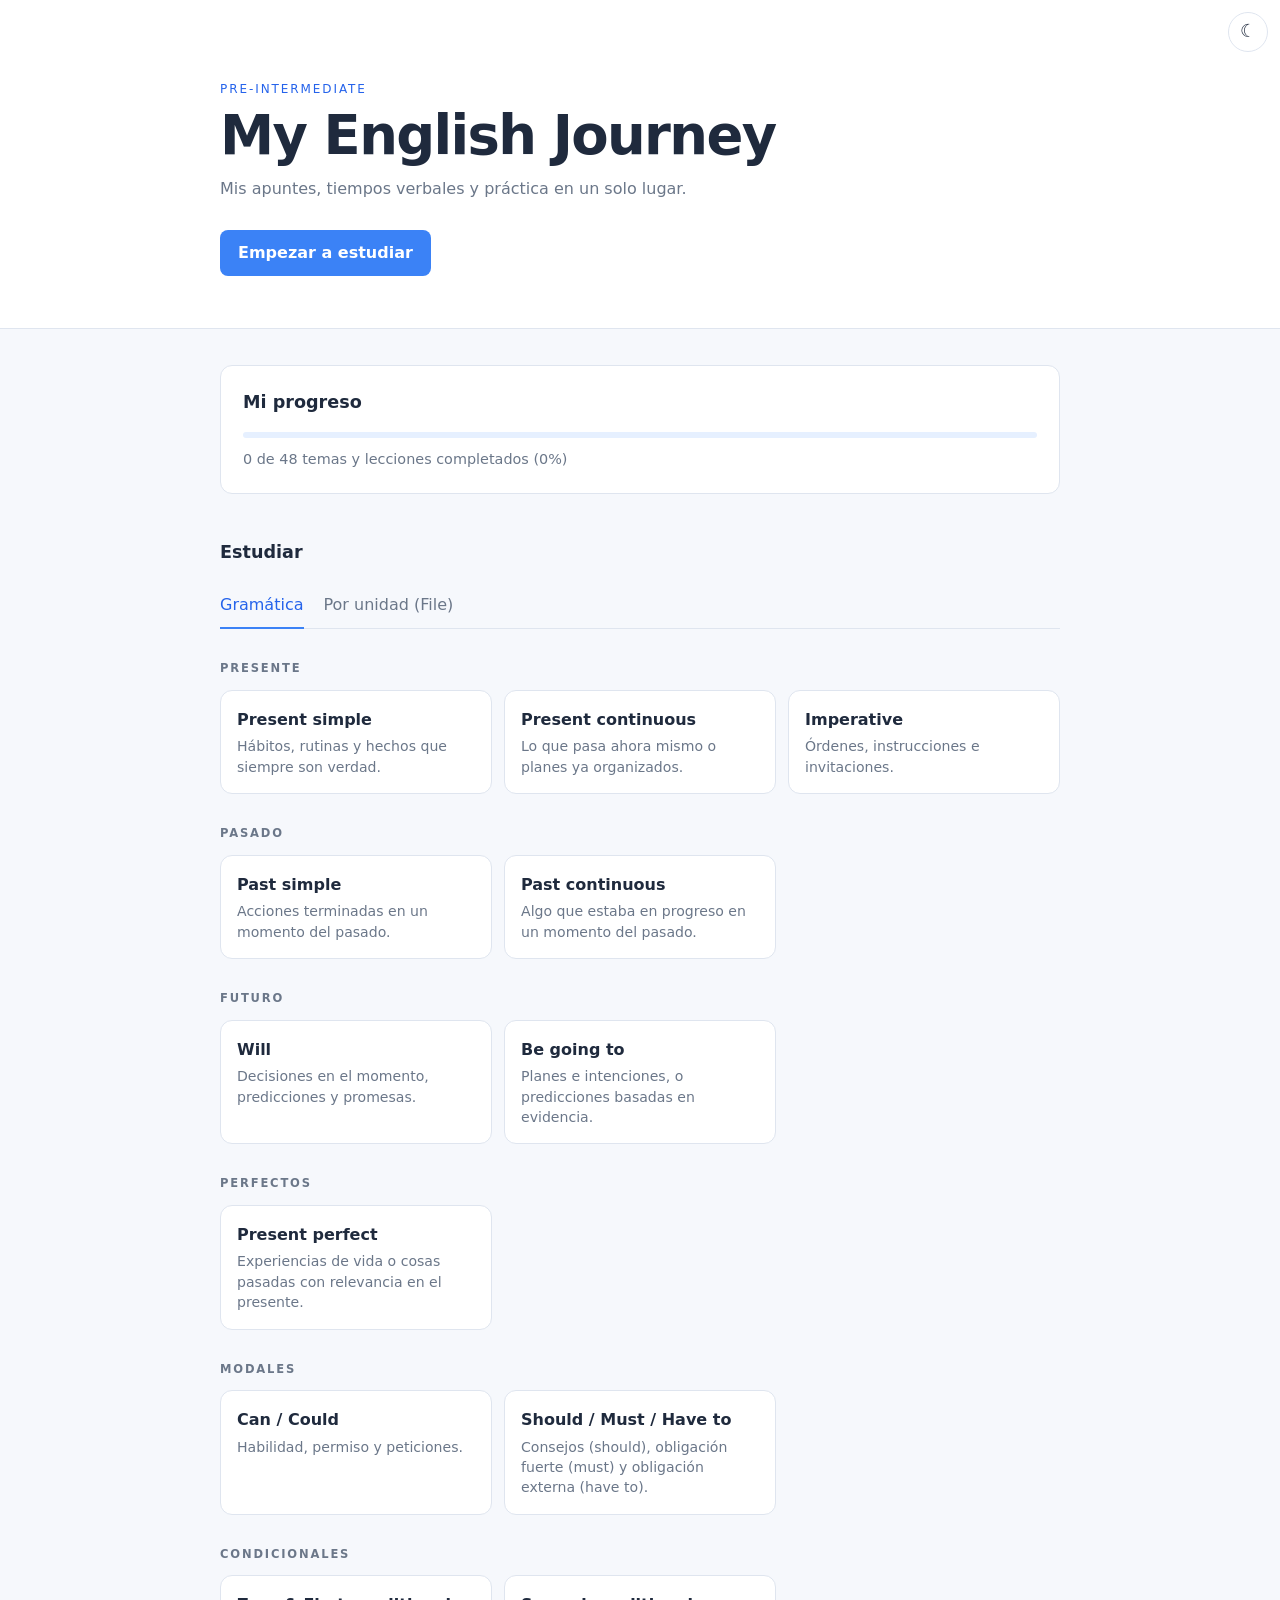
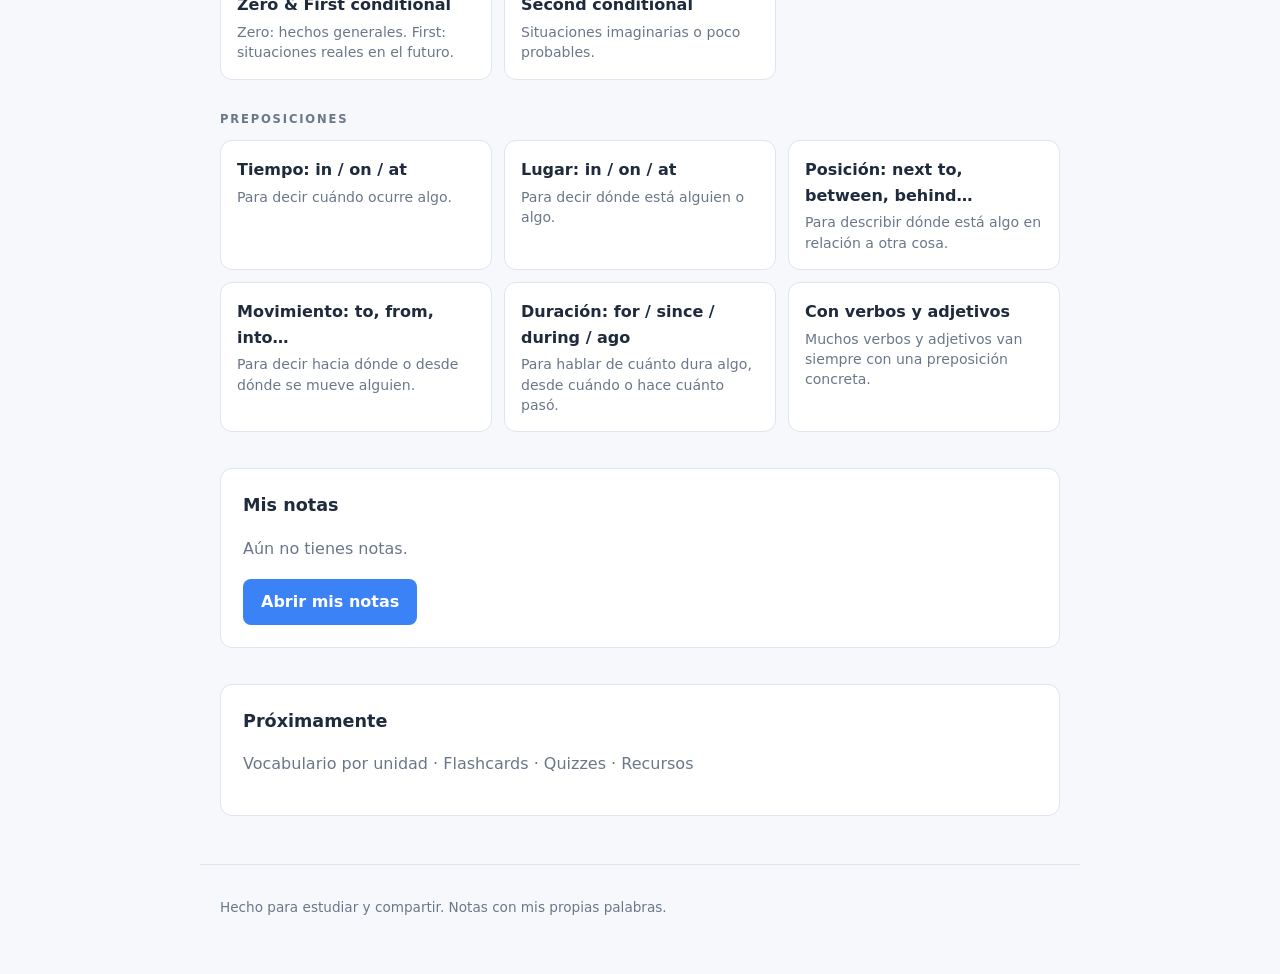
<file: index.html>
<!doctype html>
<html lang="es">
<head>
  <meta charset="utf-8">
  <meta name="viewport" content="width=device-width, initial-scale=1">
  <title>My English Journey</title>
  <link rel="stylesheet" href="css/style.css">
  <script src="js/theme.js"></script>
</head>
<body>
  <header class="hero">
    <div class="wrap">
      <p class="eyebrow">Pre-intermediate</p>
      <h1>My English Journey</h1>
      <p class="lead">Mis apuntes, tiempos verbales y práctica en un solo lugar.</p>
      <a class="btn" href="#estudiar">Empezar a estudiar</a>
    </div>
  </header>

  <main class="wrap">
    <section class="card" aria-labelledby="t-prog">
      <h2 id="t-prog">Mi progreso</h2>
      <div class="bar" role="progressbar" aria-valuemin="0" aria-valuemax="100" id="bar"><span id="barfill"></span></div>
      <p id="progtext" class="muted"></p>
    </section>

    <section id="estudiar" aria-labelledby="t-est">
      <h2 id="t-est">Estudiar</h2>
      <div class="tabs" role="tablist">
        <button role="tab" data-view="tenses" aria-selected="true">Gramática</button>
        <button role="tab" data-view="files" aria-selected="false">Por unidad (File)</button>
      </div>
      <div id="view"></div>
    </section>

    <section class="card" aria-labelledby="t-notes">
      <h2 id="t-notes">Mis notas</h2>
      <p class="muted" id="notescount"></p>
      <ul id="noteslist" class="noteslist"></ul>
      <a class="btn" href="notas.html">Abrir mis notas</a>
    </section>

    <section class="card soon">
      <h2>Próximamente</h2>
      <p class="muted">Vocabulario por unidad · Flashcards · Quizzes · Recursos</p>
    </section>
  </main>

  <footer class="wrap muted foot">Hecho para estudiar y compartir. Notas con mis propias palabras.</footer>

  <script src="data/content.js"></script>
  <script src="js/app.js"></script>
</body>
</html>
</file>
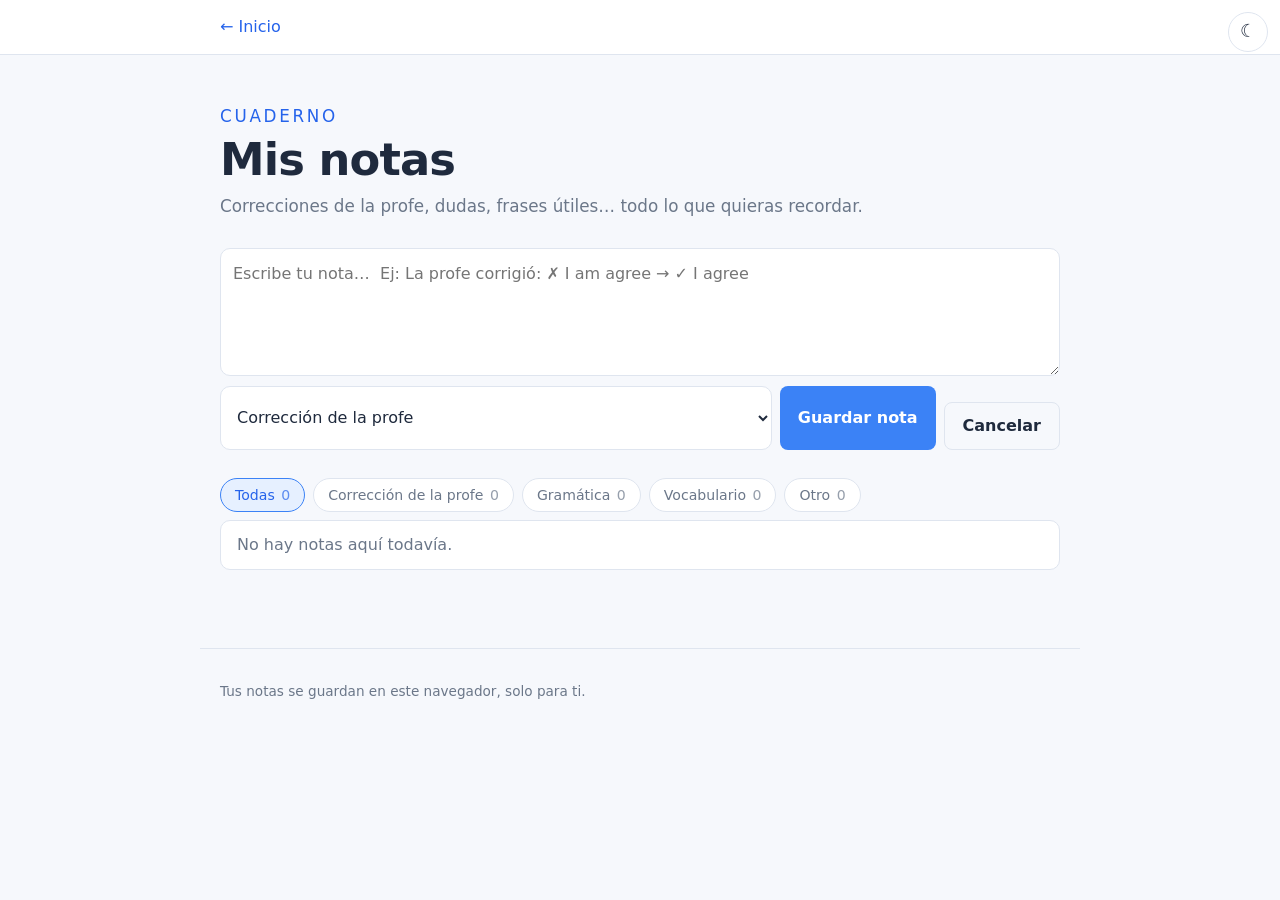
<file: notas.html>
<!doctype html>
<html lang="es">
<head>
  <meta charset="utf-8">
  <meta name="viewport" content="width=device-width, initial-scale=1">
  <title>Mis notas · My English Journey</title>
  <link rel="stylesheet" href="css/style.css">
  <script src="js/theme.js"></script>
</head>
<body>
  <header class="topbar">
    <div class="wrap"><a class="back" href="index.html">← Inicio</a></div>
  </header>

  <main class="wrap tema">
    <p class="eyebrow">Cuaderno</p>
    <h1>Mis notas</h1>
    <p class="muted">Correcciones de la profe, dudas, frases útiles… todo lo que quieras recordar.</p>

    <form id="noteform" class="noteform">
      <textarea id="notetext" rows="4" placeholder="Escribe tu nota…  Ej: La profe corrigió: ✗ I am agree → ✓ I agree" required></textarea>
      <div class="row">
        <select id="notetag" aria-label="Tipo de nota">
          <option value="profe">Corrección de la profe</option>
          <option value="gramatica">Gramática</option>
          <option value="vocab">Vocabulario</option>
          <option value="otro">Otro</option>
        </select>
        <button class="btn" type="submit" id="notesubmit">Guardar nota</button>
        <button class="btn ghost" type="button" id="notecancel" hidden>Cancelar</button>
      </div>
    </form>

    <div class="filters" id="filters" role="group" aria-label="Filtrar notas"></div>
    <ul id="notes" class="notes"></ul>
  </main>

  <footer class="wrap muted foot">Tus notas se guardan en este navegador, solo para ti.</footer>
  <script src="js/notas.js"></script>
</body>
</html>
</file>
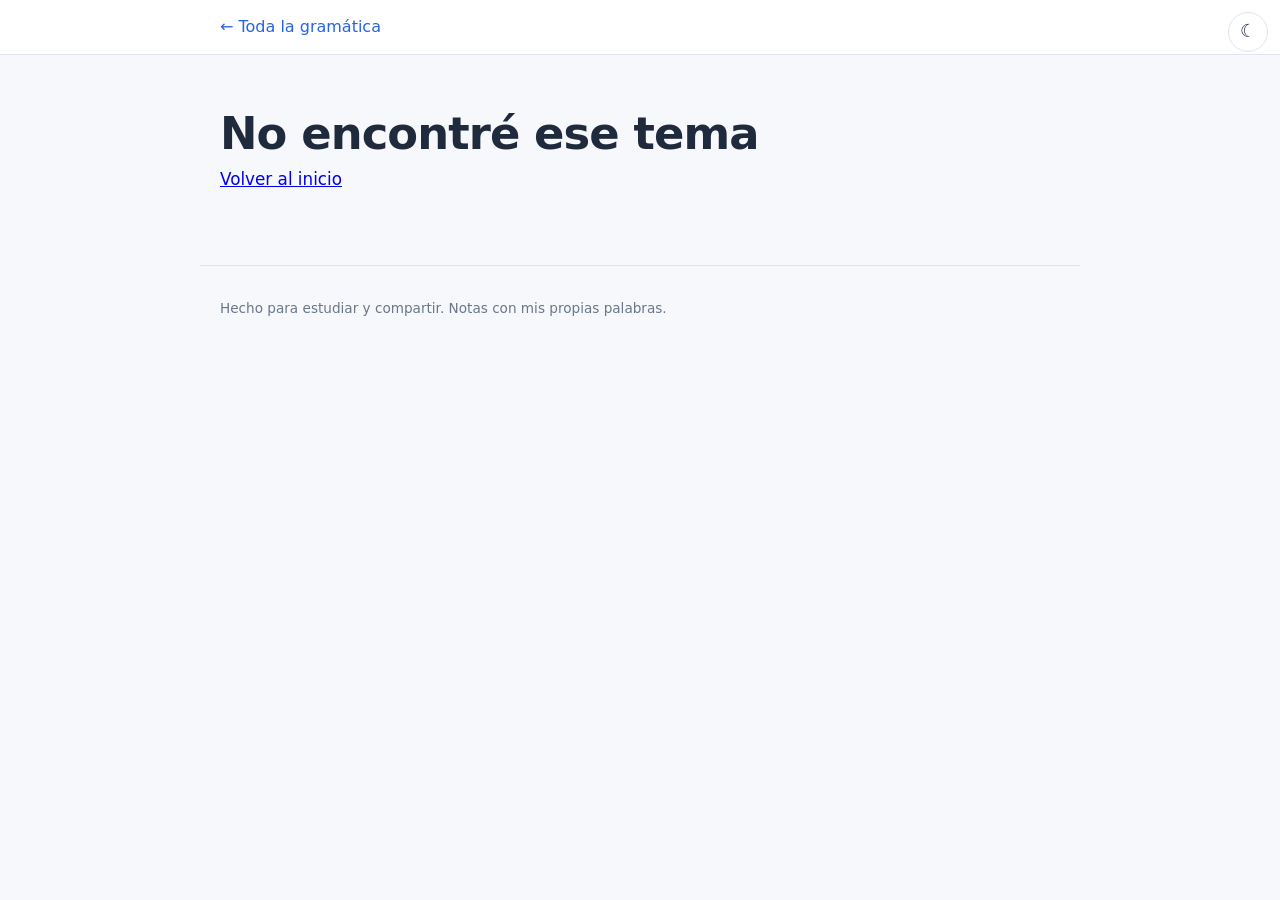
<file: tema.html>
<!doctype html>
<html lang="es">
<head>
  <meta charset="utf-8">
  <meta name="viewport" content="width=device-width, initial-scale=1">
  <title>Tiempo verbal · My English Journey</title>
  <link rel="stylesheet" href="css/style.css">
  <script src="js/theme.js"></script>
</head>
<body>
  <header class="topbar">
    <div class="wrap"><a class="back" href="index.html#estudiar">← Toda la gramática</a></div>
  </header>
  <main class="wrap tema" id="tema" aria-live="polite"></main>
  <footer class="wrap muted foot">Hecho para estudiar y compartir. Notas con mis propias palabras.</footer>
  <script src="data/content.js"></script>
  <script src="js/tema.js"></script>
</body>
</html>
</file>
<file: css/style.css>
:root {
  color-scheme: light;
  --bg: #f6f8fc; --card: #ffffff; --card-2: #f0f5ff; --line: #dfe5ef;
  --text: #1f2a3d; --muted: #6b7789;
  --accent: #3b82f6; --accent-dark: #2563eb; --accent-soft: #e6f0ff; --ok: #1f9d78; --bad: #e0565b;
  --btn-text: #ffffff;
}
:root[data-theme="dark"] {
  color-scheme: dark;
  --bg: #141a26; --card: #1c2433; --card-2: #243049; --line: #2e3a52;
  --text: #e6ebf5; --muted: #93a0b8;
  --accent: #6aa6ff; --accent-dark: #8fbcff; --accent-soft: rgba(106, 166, 255, .15); --ok: #4cc9a0; --bad: #ff8a8f;
  --btn-text: #0b1424;
}
* { box-sizing: border-box; }
body { margin: 0; background: var(--bg); color: var(--text); font: 16px/1.6 system-ui, -apple-system, "Segoe UI", sans-serif; -webkit-font-smoothing: antialiased; }
.wrap { max-width: 880px; margin: 0 auto; padding: 0 20px; }

.hero { padding: 80px 0 52px; border-bottom: 1px solid var(--line); margin-bottom: 8px; background: var(--card); }
.hero h1 { margin: 8px 0 12px; font-size: clamp(2.2rem, 7vw, 3.4rem); font-weight: 600; letter-spacing: -.03em; line-height: 1.05; }
.eyebrow { color: var(--accent-dark); text-transform: uppercase; letter-spacing: .16em; font-size: .75rem; margin: 0; }
.lead { margin: 0 0 28px; color: var(--muted); max-width: 46ch; }

h2 { margin: 44px 0 16px; font-size: 1.1rem; font-weight: 600; }
.card { background: var(--card); border: 1px solid var(--line); border-radius: 12px; padding: 4px 22px 22px; margin: 36px 0; }
.card h2 { margin-top: 18px; }
.muted { color: var(--muted); }

.btn { display: inline-block; background: var(--accent); color: var(--btn-text); border: 0; border-radius: 8px; padding: 10px 18px; font: inherit; font-weight: 600; cursor: pointer; text-decoration: none; }
.btn:hover { filter: brightness(1.08); }
.btn.ghost { background: transparent; color: var(--text); border: 1px solid var(--line); margin-top: 16px; }
.btn.ghost:hover { background: var(--card-2); }
.btn:focus-visible, button:focus-visible, input:focus-visible, summary:focus-visible { outline: 2px solid var(--accent); outline-offset: 2px; }

.bar { height: 6px; background: var(--accent-soft); border-radius: 99px; overflow: hidden; }
.bar span { display: block; height: 100%; width: 0; background: var(--accent); transition: width .4s; }
#progtext { margin: 10px 0 0; font-size: .9rem; }

.tabs { display: flex; gap: 20px; border-bottom: 1px solid var(--line); margin-bottom: 8px; }
.tabs button { background: none; border: 0; border-bottom: 2px solid transparent; color: var(--muted); padding: 10px 0; font: inherit; cursor: pointer; margin-bottom: -1px; }
.tabs button:hover { color: var(--text); }
.tabs button[aria-selected="true"] { color: var(--accent-dark); border-bottom-color: var(--accent); }

.group-title { font-size: .72rem; text-transform: uppercase; letter-spacing: .16em; color: var(--muted); font-weight: 600; margin: 30px 0 12px; }
.grid { display: grid; grid-template-columns: repeat(auto-fill, minmax(240px, 1fr)); gap: 12px; }
.tile { text-align: left; background: var(--card); border: 1px solid var(--line); border-radius: 12px; padding: 16px; cursor: pointer; color: var(--text); font: inherit; position: relative; transition: border-color .15s, background .15s, box-shadow .15s; }
.tile:hover { border-color: var(--accent); background: var(--card-2); box-shadow: 0 2px 10px rgba(59, 130, 246, .12); }
.tile h3 { margin: 0 0 4px; font-size: 1rem; font-weight: 600; }
.tile p { margin: 0; color: var(--muted); font-size: .88rem; line-height: 1.45; }
.tile.done { border-color: rgba(31, 157, 120, .45); }
.tile.done::after { content: "✓"; position: absolute; top: 12px; right: 14px; color: var(--ok); font-weight: 700; }
.chips { margin-top: 10px; display: flex; gap: 6px; flex-wrap: wrap; }
.chip { background: var(--accent-soft); color: var(--accent-dark); border-radius: 6px; padding: 1px 8px; font-size: .72rem; }

.file { border-bottom: 1px solid var(--line); padding: 2px 0; }
.file summary { cursor: pointer; padding: 14px 0; font-weight: 500; list-style: none; display: flex; justify-content: space-between; }
.file summary::-webkit-details-marker { display: none; }
.file summary::after { content: "+"; color: var(--muted); }
.file[open] summary::after { content: "–"; }
.lesson { display: flex; align-items: center; gap: 12px; padding: 8px 0 8px 4px; flex-wrap: wrap; }
.lesson input { width: 16px; height: 16px; accent-color: var(--accent); }
.lesson .gr { color: var(--muted); font-size: .88rem; }
.lesson .chip { cursor: pointer; border: 0; font: inherit; font-size: .72rem; }

.row { display: flex; gap: 8px; flex-wrap: wrap; }
.row input { flex: 1 1 180px; padding: 10px 12px; border-radius: 8px; border: 1px solid var(--line); background: var(--bg); color: var(--text); font: inherit; }
.row input::placeholder { color: var(--muted); }
.errlist { list-style: none; padding: 0; margin: 16px 0 0; }
.errlist li { display: flex; justify-content: space-between; gap: 10px; padding: 10px 0; border-top: 1px solid var(--line); }
.errlist .w { color: var(--bad); text-decoration: line-through; }
.errlist .r { color: var(--ok); font-weight: 600; }
.errlist button { background: none; border: 0; color: var(--muted); cursor: pointer; font-size: 1.1rem; }
.errlist button:hover { color: var(--text); }

.done-toggle { display: flex; gap: 10px; align-items: center; margin-top: 22px; color: var(--muted); cursor: pointer; }
.done-toggle input { width: 16px; height: 16px; accent-color: var(--accent); }
.foot { padding: 32px 20px 56px; font-size: .85rem; border-top: 1px solid var(--line); margin-top: 48px; }

a.tile { display: block; text-decoration: none; }
a.chip { text-decoration: none; }
a.chip:hover { background: var(--accent); color: var(--btn-text); }

/* Página de cada tiempo verbal */
.topbar { background: var(--card); border-bottom: 1px solid var(--line); padding: 14px 0; position: sticky; top: 0; z-index: 5; }
.back { color: var(--accent-dark); text-decoration: none; font-weight: 500; }
.back:hover { text-decoration: underline; }
.tema { padding-top: 48px; padding-bottom: 24px; }
.tema h1 { margin: 6px 0 8px; font-size: clamp(2rem, 6vw, 2.8rem); font-weight: 600; letter-spacing: -.02em; line-height: 1.1; }
.tema section { margin-top: 32px; }
.tema h2 { margin: 0 0 10px; color: var(--accent-dark); font-size: .75rem; text-transform: uppercase; letter-spacing: .14em; font-weight: 600; }
.tema p { margin: 0; font-size: 1.05rem; }
.tema ul { margin: 0; padding: 0; list-style: none; }
.tema li { padding: 11px 16px; margin: 6px 0; background: var(--card); border: 1px solid var(--line); border-radius: 10px; }
.pager { display: flex; justify-content: space-between; gap: 12px; margin-top: 40px; padding-top: 20px; border-top: 1px solid var(--line); }
.pager a { color: var(--accent-dark); text-decoration: none; font-weight: 500; }
.pager a:hover { text-decoration: underline; }

/* Notas */
.noteslist { list-style: none; padding: 0; margin: 12px 0 18px; }
.noteslist li { padding: 8px 0; border-top: 1px solid var(--line); font-size: .92rem; }
.noteform { margin: 28px 0 8px; display: grid; gap: 10px; }
.noteform textarea, .noteform select { width: 100%; padding: 12px; border-radius: 10px; border: 1px solid var(--line); background: var(--card); color: var(--text); font: inherit; resize: vertical; }
.noteform select { width: auto; flex: 1 1 200px; }
.noteform textarea:focus-visible, .noteform select:focus-visible { outline: 2px solid var(--accent); outline-offset: 2px; }
.filters { display: flex; gap: 8px; flex-wrap: wrap; margin: 28px 0 8px; }
.filters button { background: var(--card); border: 1px solid var(--line); color: var(--muted); border-radius: 99px; padding: 5px 14px; font: inherit; font-size: .88rem; cursor: pointer; }
.filters button span { opacity: .7; margin-left: 2px; }
.filters button[aria-pressed="true"] { background: var(--accent-soft); border-color: var(--accent); color: var(--accent-dark); }
.notes { list-style: none; padding: 0; margin: 0; }
.note { background: var(--card); border: 1px solid var(--line); border-radius: 12px; padding: 14px 18px; margin: 10px 0; }
.notehead { display: flex; justify-content: space-between; align-items: center; gap: 10px; font-size: .82rem; }
.notebody { margin: 8px 0 0 !important; white-space: pre-wrap; font-size: 1rem !important; }
.noteactions { display: flex; gap: 14px; margin-top: 10px; }
.noteactions button { background: none; border: 0; color: var(--muted); font: inherit; font-size: .85rem; cursor: pointer; padding: 0; }
.noteactions button:hover { color: var(--accent-dark); text-decoration: underline; }
.empty { padding: 18px 0; }

/* Botón de tema */
.theme-toggle { position: fixed; top: 12px; right: 12px; z-index: 20; width: 40px; height: 40px; border-radius: 50%; border: 1px solid var(--line); background: var(--card); color: var(--text); font-size: 1.1rem; line-height: 1; cursor: pointer; display: grid; place-items: center; }
.theme-toggle:hover { border-color: var(--accent); }
.theme-toggle:focus-visible { outline: 2px solid var(--accent); outline-offset: 2px; }
body, .card, .tile, .note, .tema li { transition: background-color .2s, border-color .2s, color .2s; }
</file>
